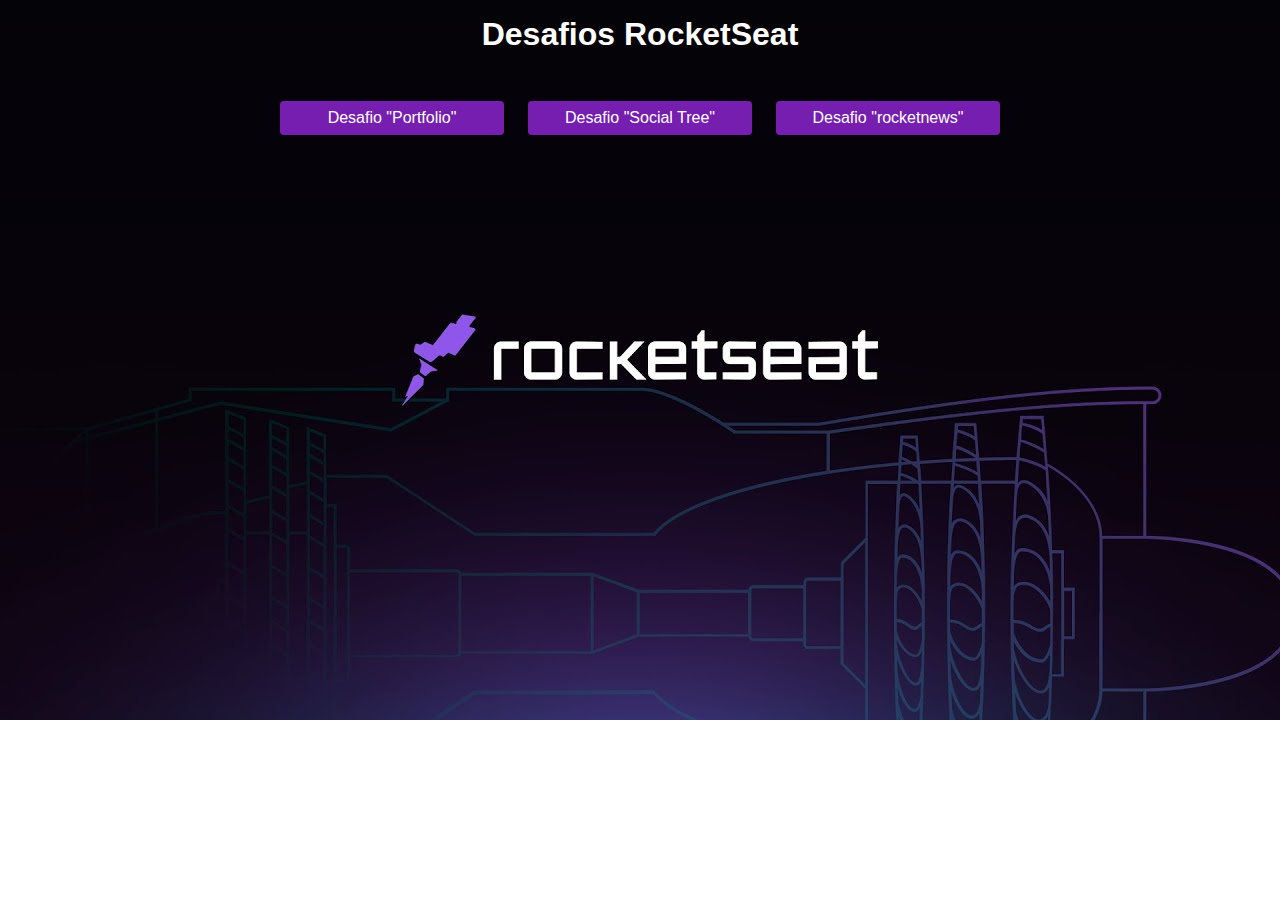
<file: index.html>
<!DOCTYPE html>
<html lang="pt-br">
<head>
  <meta charset="UTF-8">
  <meta http-equiv="X-UA-Compatible" content="IE=edge">
  <meta name="viewport" content="width=device-width, initial-scale=1.0">
  <title>Desafios RocketSeat</title>
  <link rel="stylesheet" href="style.css">
</head>
<body>
  <main>
    <h1>Desafios RocketSeat</h1>
    <div class="btn-desafios">
      <a href="desafios/portfolio/index.html">Desafio "Portfolio"</a>
      <a href="desafios/socialtree/index.html">Desafio "Social Tree"</a>
      <a href="desafios/rocketnews/index.html">Desafio "rocketnews"</a>
    </div>
  </main>
</body>
</html>
</file>
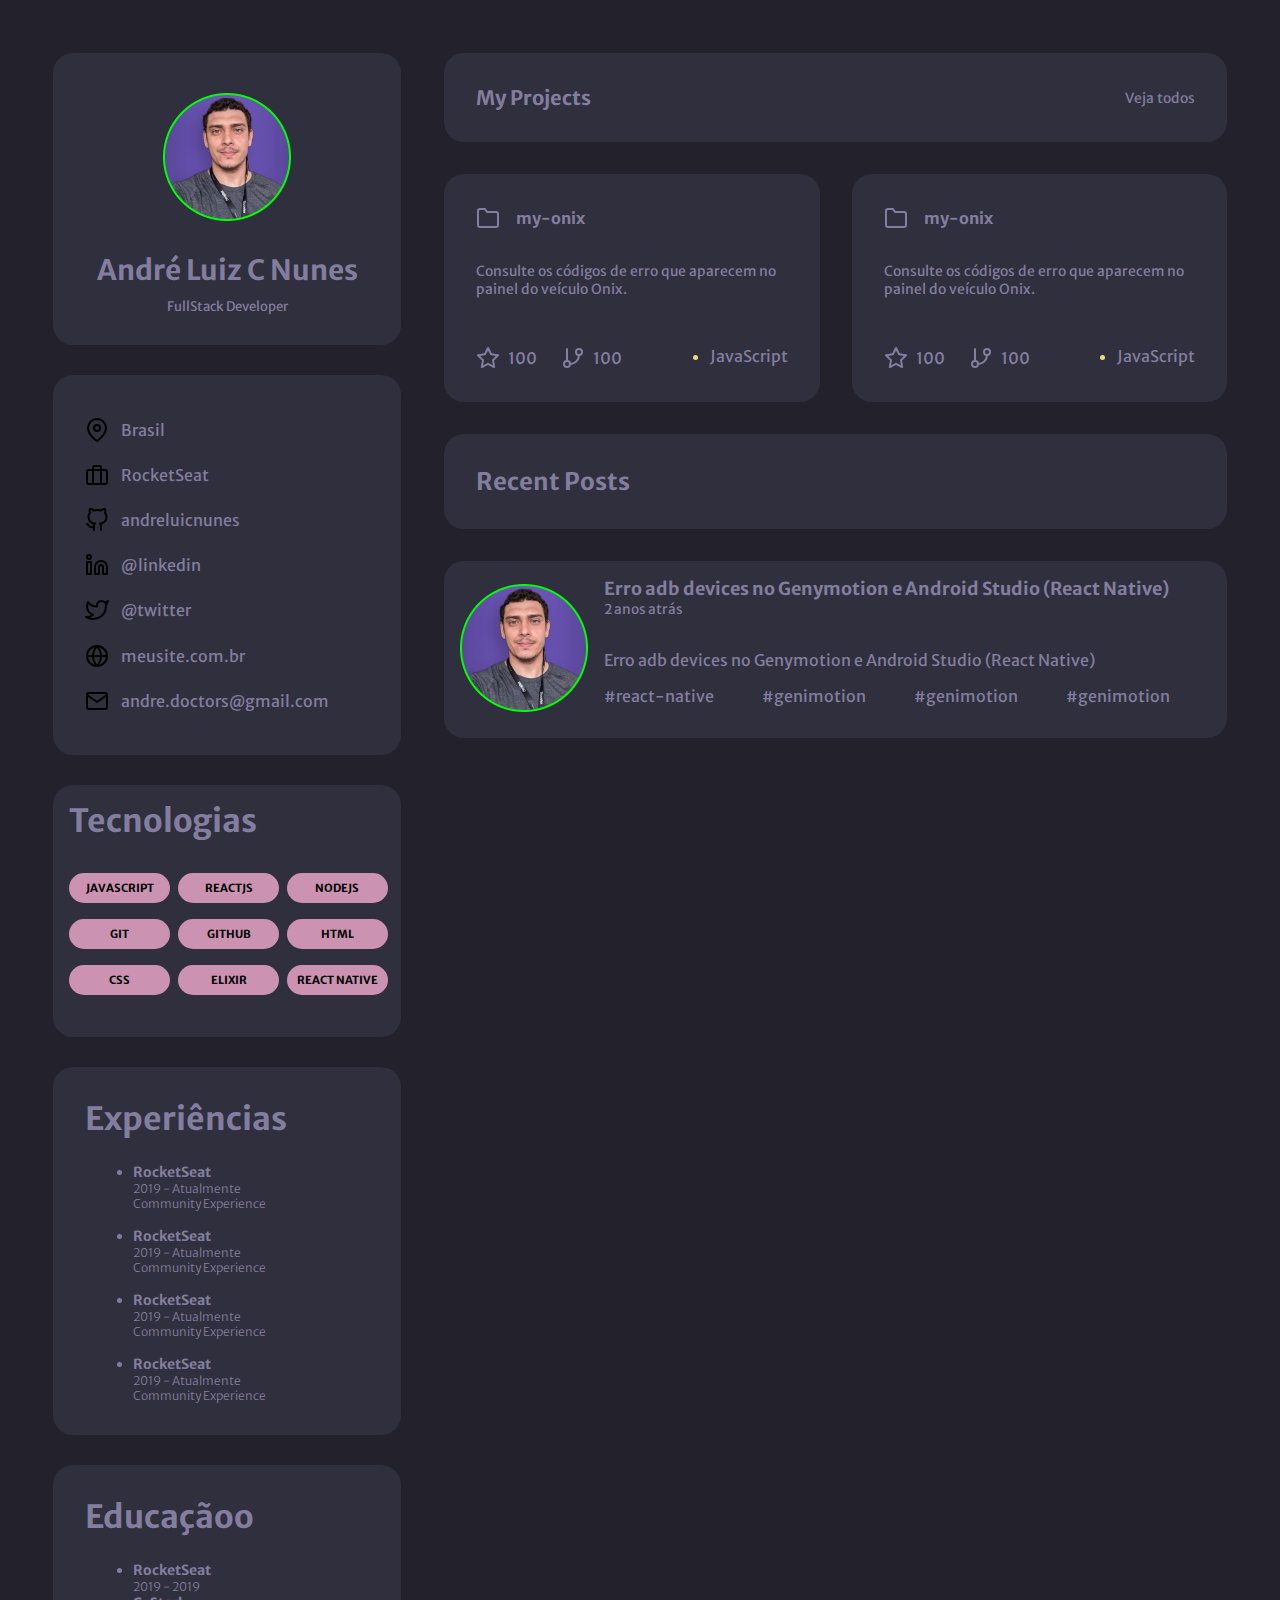
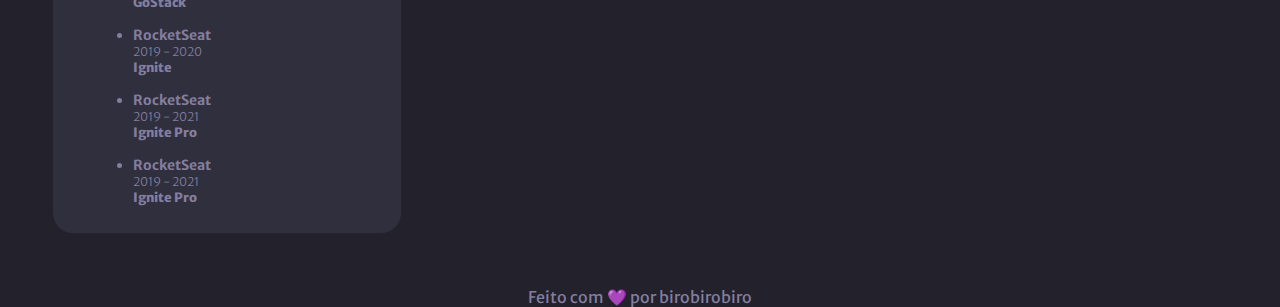
<file: desafios/portfolio/index.html>
<!DOCTYPE html>
<html lang="pt-br">

<head>
  <meta charset="UTF-8">
  <meta http-equiv="X-UA-Compatible" content="IE=edge">
  <meta name="viewport" content="width=device-width, initial-scale=1.0">
  <link rel="preconnect" href="https://fonts.googleapis.com">
  <link rel="preconnect" href="https://fonts.gstatic.com" crossorigin>
  <link href="https://fonts.googleapis.com/css2?family=Merriweather+Sans:wght@400;500;700&display=swap" rel="stylesheet">
  <title>RocketSeat - Desfio Portfolio</title>
  <link rel="stylesheet" href="style.css">
</head>

<body>
  <main class="main-container">
    <div class="sidbar-left">
      <div class="grid-perfil">
        <img src="img/Ellipse 1.png" alt="Minha foto de perfil">
        <h2 class="perfil-nome">
          André Luiz C Nunes
        </h2>
        <p>FullStack Developer</p>
      </div>
      <div class="grid-midia-sociais">
        <img src="img/map-pin.svg" alt="">
        <a href="/">Brasil</a>
        <img src="img/briefcase.svg" alt="">
        <a href="/">RocketSeat</a>
        <img src="img/github.svg" alt="">
        <a href="/">andreluicnunes</a>
        <img src="img/linkedin.svg" alt="">
        <a href="/">@linkedin</a>
        <img src="img/twitter.svg" alt="">
        <a href="/">@twitter</a>
        <img src="img/globe.svg" alt="">
        <a href="/">meusite.com.br</a>
        <img src="img/mail.svg" alt="">
        <a href="/">andre.doctors@gmail.com</a>
      </div>
      <div class="grid-tecnologias">
        <h1>Tecnologias</h1>
        <div class="tecnologias">
          <a href="/">JAVASCRIPT</a>
          <a href="/">REACTJS</a>
          <a href="/">NODEJS</a>
          <a href="/">GIT</a>
          <a href="/">GITHUB</a>
          <a href="/">HTML</a>
          <a href="/">CSS</a>
          <a href="/">ELIXIR</a>
          <a href="/">REACT NATIVE</a>
        </div>
      </div>
      <div class="grid-experiencia">
        <h1>Experiências</h1>

        <ul class="grid-empresas">
          <li class="nome-empresas">RocketSeat
            <ul class="empresas-data">
              <li>2019 - Atualmente</li>
              <li>Community Experience</li>
            </ul>
          </li>

          <li class="nome-empresas">RocketSeat
            <ul class="empresas-data">
              <li>2019 - Atualmente</li>
              <li>Community Experience</li>
            </ul>
          </li>

          <li class="nome-empresas">RocketSeat
            <ul class="empresas-data">
              <li>2019 - Atualmente</li>
              <li>Community Experience</li>
            </ul>
          </li>

          <li class="nome-empresas">RocketSeat
            <ul class="empresas-data">
              <li>2019 - Atualmente</li>
              <li>Community Experience</li>
            </ul>
          </li>
        </ul>

      </div>

      <div class="grid-educacao">
        <h1>Educaçãoo</h1>

        <ul class="grid-empresas">
          <li class="nome-empresas">RocketSeat
            <ul class="empresas-data">
              <li>2019 - 2019</li>
              <li class="educacao-cargo"><strong>GoStack</strong></li>
            </ul>
          </li>

          <li class="nome-empresas">RocketSeat
            <ul class="empresas-data">
              <li>2019 - 2020</li>
              <li class="educacao-cargo"><strong>Ignite</strong></li>
            </ul>
          </li>

          <li class="nome-empresas">RocketSeat
            <ul class="empresas-data">
              <li>2019 - 2021</li>
              <li class="educacao-cargo"><strong>Ignite Pro</strong></li>
            </ul>
          </li>

          <li class="nome-empresas">RocketSeat
            <ul class="empresas-data">
              <li>2019 - 2021</li>
              <li class="educacao-cargo"><strong>Ignite Pro</strong></li>
            </ul>
          </li>
        </ul>
      </div>
    </div>

    <div class="content">
      <div class="grid-projects">
        <h2>My Projects</h2>
        <a href="/">Veja todos</a>
      </div>

      <div class="container-projetos">
        <div class="projetos-item">
          <div class="titulo-porjetos">
            <img src="img/folder.svg" alt="">
            <h3>my-onix</h3>
          </div>
          <div class="projetos-descricao">
            <p>Consulte os códigos de erro que aparecem no painel do veículo Onix.</p>
          </div>
          <div class="footer-item-projetos">
            <div class="item-social">
              <div class="star container-social">
                <img src="img/star.svg" alt="">
                <p>100</p>
              </div>
              <div class="fork container-social">
                <img src="img/git-branch.svg" alt="">
                <p>100</p>
              </div>
            </div>
            <ul>
              <li>JavaScript</li>
            </ul>
          </div>
        </div>

        <div class="projetos-item">
          <div class="titulo-porjetos">
            <img src="img/folder.svg" alt="">
            <h3>my-onix</h3>
          </div>
          <div class="projetos-descricao">
            <p>Consulte os códigos de erro que aparecem no painel do veículo Onix.</p>
          </div>
          <div class="footer-item-projetos">
            <div class="item-social">
              <div class="star container-social">
                <img src="img/star.svg" alt="">
                <p>100</p>
              </div>
              <div class="fork container-social">
                <img src="img/git-branch.svg" alt="">
                <p>100</p>
              </div>
            </div>
            <ul>
              <li>JavaScript</li>
            </ul>
          </div>
        </div>
      </div>

      <div class="grid-recents-post">
        <h2>Recent Posts</h2>
      </div>

      <div class="container-post">
        <div class="tumb-post">
          <img src="img/Ellipse 1.png" alt="">
        </div>

        <article class="post">
          <div class="header-post">
            <h1>Erro adb devices no Genymotion e Android Studio (React Native)</h1>
            <p>2 anos atrás</p>
          </div>
          <div class="conteudo">
            <p>Erro adb devices no Genymotion e Android Studio (React Native)</p>
            <div class="tags-post">
              <p>#react-native</p>
              <p>#genimotion</p>
              <p>#genimotion</p>
              <p>#genimotion</p>
            </div>

          </div>

        </article>
      </div>

    </div>
  </main>
  <footer>
    <p>Feito com 💜 por birobirobiro</p>
  </footer>
</body>

</html>
</file>
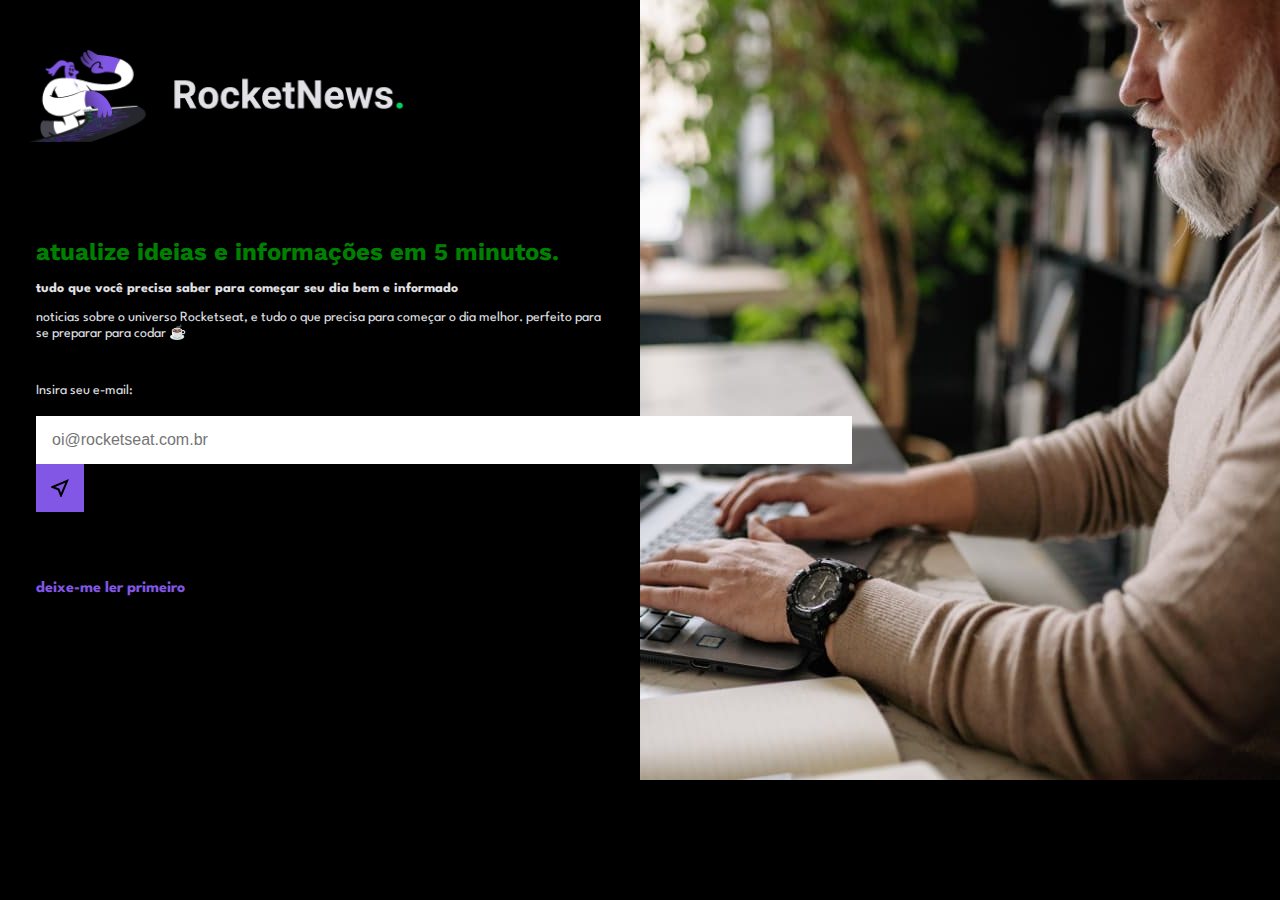
<file: desafios/rocketnews/index.html>
<!DOCTYPE html>
<html lang="pt-br">

<head>
  <meta charset="UTF-8">
  <meta http-equiv="X-UA-Compatible" content="IE=edge">
  <meta name="viewport" content="width=device-width, initial-scale=1.0">

  <!-- GOOGLE FONTS -->
  <link rel="preconnect" href="https://fonts.googleapis.com">
  <link rel="preconnect" href="https://fonts.gstatic.com" crossorigin>
  <link href="https://fonts.googleapis.com/css2?family=Spartan:wght@300;400;500;600;700&display=swap" rel="stylesheet">

  <link rel="preconnect" href="https://fonts.googleapis.com">
  <link rel="preconnect" href="https://fonts.gstatic.com" crossorigin>
  <link href="https://fonts.googleapis.com/css2?family=Work+Sans:wght@300;400;500;700&display=swap" rel="stylesheet">
  <!-- END GOOGLE FONTS -->
  <title>RocketNews</title>
  <link rel="stylesheet" href="assets/css/style.css">
</head>

<body>
  <main>
    <section class="container-1">

      <section class="logo">
        <img src="assets/img/logo-rocketnews.png" alt="">
      </section>

      <section class="description">
        <h2>atualize ideias e informações em 5 minutos.</h2>
        <h3>tudo que você precisa saber para começar seu dia bem e informado</h3>
        <p>noticias sobre o universo Rocketseat, e tudo o que precisa para começar o dia melhor.
          perfeito para se preparar para codar ☕</p>
      </section>

      <section class="input-email">
        <label for="email">Insira seu e-mail:</label><br><br>
        <input type="email" name="email" id="email" placeholder="oi@rocketseat.com.br">
        <button type="submit">
          <img src="assets/img/near_me_black_24dp.svg" alt="">
        </button>
      </section>

      <section class="link-ler">
        <a href="#">deixe-me ler primeiro
          <img src="assets/img/arrow_forward_black_24dp.svg" alt="">
        </a>
      </section>

    </section>
  </main>
</body>

</html>
</file>
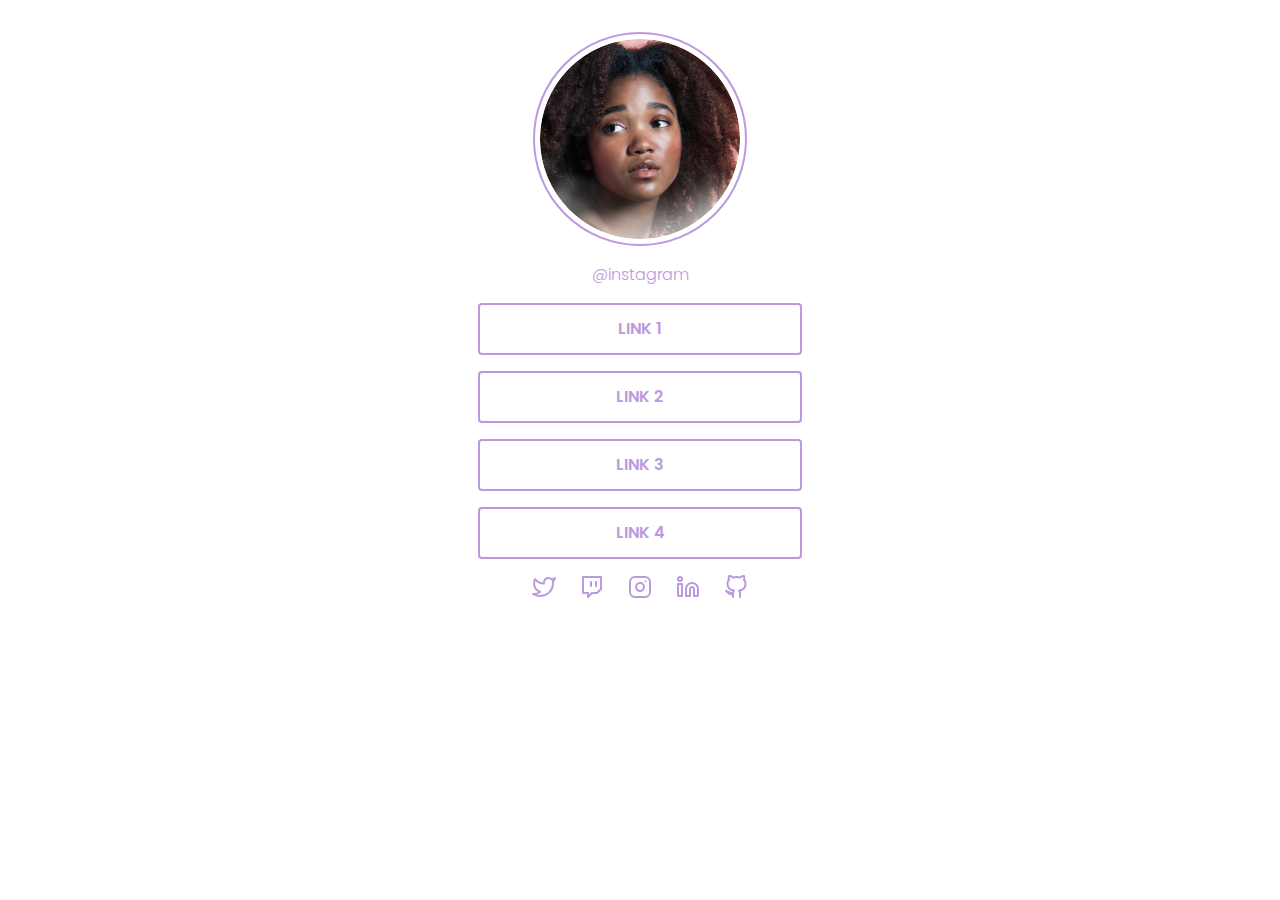
<file: desafios/socialtree/index.html>
<!DOCTYPE html>
<html lang="pt-br">

<head>
  <meta charset="UTF-8">
  <meta http-equiv="X-UA-Compatible" content="IE=edge">
  <meta name="viewport" content="width=device-width, initial-scale=1.0">
  <link rel="preconnect" href="https://fonts.googleapis.com">
  <link rel="preconnect" href="https://fonts.gstatic.com" crossorigin>
  <link href="https://fonts.googleapis.com/css2?family=Poppins:wght@300;600&display=swap" rel="stylesheet">
  <title>Social Tree</title>
  <link rel="stylesheet" href="assets/css/style.css">
</head>

<body>
  <main>
    <img class="img-perfil" src="assets/img/Mask Group.png" alt="Foto de Perfil">
    <a class="instagram" href="/">@instagram</a>
    <div class="container-link">
      <a href="/">LINK 1</a>
      <a href="/">LINK 2</a>
      <a href="/">LINK 3</a>
      <a href="/">LINK 4</a>
    </div>

    <div class="container-icon-social">
      <img src="assets/img/twitter.svg" alt="">
      <img src="assets/img/twitch.svg" alt="">
      <img src="assets/img/instagram.svg" alt="">
      <img src="assets/img/linkedin.svg" alt="">
      <img src="assets/img/github.svg" alt="">
    </div>
  </main>
</body>

</html>
</file>
<file: style.css>
* {
  margin: 0;
  padding: 0;
  font-family: Arial, Helvetica, sans-serif;
}

body {
  background-image: url('bg.jpg');
  background-repeat: no-repeat;
  background-size: cover;
}

main {
  width: 20rem;
  display: flex;
  flex-direction: column;
  align-items: center;
  gap: 3rem;
  margin: 0 auto;
}

main h1 {
  color: #fff;
  padding-top: 1rem;
}

.btn-desafios {
  display: flex;
  gap: 1.5rem;
}

.btn-desafios a {
  text-decoration: none;
  text-align: center;
  font-size: 1rem;
  background: rgb(117, 30, 175);
  color: #fff;
  border-radius: 4px;
  padding: 0.5rem 1rem;
  width: 12rem;
}

.btn-desafios a:hover {
  background: rgb(70, 3, 97);
  font-weight: 700;
  
}
</file>
<file: desafios/portfolio/style.css>
* {
  margin: 0;
  padding: 0;
  font-family: 'Merriweather Sans', Arial, Helvetica, sans-serif;
  color: var(--text-color);
}

h1, h2, h3, p {
  margin: 0;
  padding: 0;
}

:root {
  --body-bg-color: #22212C;
  --text-color: #837E9F;
  --bg-cards: #302F3D;
  --bg-techs: #CB92B1;
}

.main-container {
  display: grid;
  grid-template-columns: 1fr 2fr;
  max-width: 100rem;
  padding: 3.34rem;
  background: var(--body-bg-color);
}

.sidbar-left {
  display: grid;
  gap: 1.87rem;
}

.grid-perfil {
  width: 21.75rem;
  height: 18.25rem;
  background: var(--bg-cards);
  display: flex;
  flex-direction: column;
  align-items: center;
  border-radius: 1.25rem;
  text-align: center;

}

.grid-perfil img {
  width: 8rem;
  height: 8rem;
  padding-top: 2.5rem;
  display: block;
  margin-bottom: 1.88rem;
}

.perfil-nome {
  font-size: 1.75rem;
  text-align: center;
  margin-bottom: 0.63rem;
}

.grid-perfil p {
  font-size: 0.82rem;
}

.grid-midia-sociais {
  display: grid;
  grid-template-columns: 1fr 7fr;
  align-items: center;
  width: 17.7rem;
  height: 19.75rem;
  background: var(--bg-cards);
  border-radius: 1.25rem;
  padding: 2rem;
}

.grid-midia-sociais img {
  color: #837E9F;
}

.grid-midia-sociais a {
  display: inline-block;
  text-decoration: none;
  margin: 0;
  padding: 0;
}

.grid-tecnologias {
  display: flex;
  flex-direction: column;
  gap: 2rem;
  width: 19.7rem;
  height: 13.75rem;
  background: var(--bg-cards);
  border-radius: 1.25rem;
  padding: 1rem;
}

.tecnologias {
  display: grid;
  grid-template-columns: 1fr 1fr 1fr;
  gap: 0.5rem;
}

.tecnologias a {
  width: 5.3rem;
  padding: 0.5rem;
  color: #000000;
  text-align: center;
  text-decoration: none;
  font-size: 0.7rem;
  background: #CB92B1;
  border-radius: 1.87rem;
  font-weight: 700;
  margin-bottom: 0.5rem;
}

.grid-experiencia {
  display: flex;
  flex-direction: column;
  gap: 2rem;
  width: 17.7rem;
  height: 19rem;
  background: var(--bg-cards);
  border-radius: 1.25rem;
  padding: 2rem;
  position: relative;
}

.grid-empresas {
  position: absolute;
  top: 6rem;
  left: 5rem;
}

.nome-empresas {
  font-size: 0.87rem;
  font-weight: 700;
}

.empresas-data {
  list-style: none;
  font-weight: 200;
  margin-bottom: 1rem;
  font-size: 0.75rem;
}

.grid-educacao {
  display: flex;
  flex-direction: column;
  gap: 2rem;
  width: 17.7rem;
  height: 19rem;
  background: var(--bg-cards);
  border-radius: 1.25rem;
  padding: 2rem;
  position: relative;
}

.educacao-cargo {
  font-size: 0.8rem;
  font-weight: 600;
}

.grid-projects {
  background: var(--bg-cards);
  padding: 2rem;
  border-radius: 1.25rem;
  margin-bottom: 2rem;

  display: flex;
  justify-content: space-between;
  align-items: center;
}

.grid-projects h2 {
  font-size: 1.25rem;
}

.grid-projects a {
  text-decoration: none;
  font-size: 0.87rem;
}


.container-projetos {
  display: flex;
  gap: 2rem;
  margin-bottom: 2rem;
}

.projetos-item{
  background: var(--bg-cards);
  padding: 2rem;
  border-radius: 1.25rem;
}

.titulo-porjetos {
  display: flex;
  gap: 1rem;
  align-items: center;
  margin-bottom: 2rem;
}

.titulo-porjetos h3 {
  font-size: 1rem;
}

.projetos-descricao {
  margin-bottom: 3rem;
  font-size: 0.87rem;
}

.footer-item-projetos {
  display: flex;
  justify-content: space-between;
}

.footer-item-projetos ul li::marker {
  display: block;
  width: 15px;
  color: #E7DE79;
  border: 2px solid #837E9F;
  box-sizing: border-box;
}

.item-social {
  display: flex;
  gap: 1.5rem;
  align-items: center;
}

.container-social {
  display: flex;
  gap: 0.5rem;
  align-items: center;
}

.container-social p {
  font-size: 0.87;
}

.grid-recents-post {
  background: var(--bg-cards);
  padding: 2rem;
  border-radius: 1.25rem;
  margin-bottom: 2rem;

  display: flex;
  align-items: center;

}

.container-post {
  display: flex;
  background: var(--bg-cards);
  border-radius: 1.25rem;
  gap: 1rem;
  align-items: center;
  padding: 1rem;
}

.post {
  display: flex;
  flex-direction: column;
  gap: 2rem;
}

.header-post h1{
  font-size: 1.12rem;
  font-weight: 700;
}

.header-post p {
  font-size: 0.86rem;
}

.conteudo p{
  font-size: 1rem;
  margin-bottom: 1rem;
}

.tags-post {
  display: flex;
  gap: 3rem;
  font-size: 0.86rem;
}


footer {
  text-align: center;
  background: var(--body-bg-color);
}
</file>
<file: desafios/rocketnews/assets/css/style.css>
* {
  margin: 0;
  padding: 0;
}

h1, h2, h3, p {
  margin: 0;
  padding: 0;
}

:root {
  --body-bg-color: #121214;
  --text-color: #E1E1E6;
  --title-color: #04D361;
  --form-color: #A8A8A8;
  --bg-button-color: #8257e5;
}

body {
  background-color: black;
}

main {
  width: 100vw;
  margin: 0 auto;
  display: flex;
  justify-content: space-between;
  background-image: url('../img/bgnews.jpg');
  background-repeat: no-repeat;
  background-position-x: right;
}

.container-1 {
  display: flex;
  flex-direction: column;
  gap: 1rem;
  width: 50%;
  height: 100vh;
  background: black;
}

.logo {
  margin-bottom: 5rem;
}

.logo img{
  display: block;
  padding-top: 3.1rem;
  padding-left: 1.87rem;
  max-width: 24rem;
}

.description {
  display: flex;
  flex-direction: column;
  gap: 1rem;
  padding: 0 2.25rem;
}

.description h2 {
  color: green;
  font-size: 1.5rem;
  font-weight: 700;
  font-family: 'Work Sans', Arial, Helvetica, sans-serif;
}

.description h3 {
  font-family: 'Spartan', Arial, Helvetica, sans-serif;
  color: var(--text-color);
  font-size: 0.87rem;
  font-weight: 700;
}

.description p {
  color: var(--text-color);
  font-family: 'Spartan', Arial, Helvetica, sans-serif;
  font-size: 0.87rem;
}

.input-email {
  margin: 1.5rem 2.25rem;
}

.input-email label {
  color: var(--text-color);
  font-family: 'Spartan', Arial, Helvetica, sans-serif;
  font-size: 0.87rem;
  margin-bottom: rem;
}

.input-email span {
  border-left: 10px var(--title-color) solid;
}

.input-email input {
  width: 50rem;
  height: 3rem;
  box-shadow: 55px 10px 5px #00000081;
  outline: none;
  padding-left: 1rem;
  font-size: 1rem;
  border-width: inherit;
}

.input-email form {
  display: flex;
  width: 47rem;
}

.input-email button {
  width: 3rem;
  height: 3rem;
  cursor: pointer;
  border: none;
  padding: 0.75rem;
  background: var(--bg-button-color);
}

.link-ler {
  padding: 0 2.25rem;
  margin-top: 1.5rem;
}

.link-ler a{
  display: flex;
  align-items: center;
  gap: 0.5rem;
  font-size: 0.87;
  color: var(--bg-button-color);
  font-family: 'Spartan', Arial, Helvetica, sans-serif;
  text-decoration: none;
  font-weight: 700;
}

.link-ler a img {
  display: block;
  width: 1.5rem;
}
</file>
<file: desafios/socialtree/assets/css/style.css>
* {
  margin: 0;
  padding: 0;
  font-family: 'Poppins', Arial, Helvetica, sans-serif;
}

:root {
  --body-bg-color: #FAF7FD;
  --purple: #BB99DD;
}

main {
  max-width: 62rem;
  margin: 0 auto;
  display: flex;
  gap: 1rem;
  flex-direction: column;
  align-items: center;
  padding-top: 2rem;
}

@media only screen and (max-width: 600px) {
  main {
    padding-top: 1rem;
    gap: 0.2rem;
  }
}

.img-perfil {
  border: 2px var(--purple) solid;
  border-radius: 50%;
  padding: 0.31rem;
}

@media only screen and (max-width: 400px) {
  .img-perfil {
    max-width: 40%;
    padding: none;
    margin-bottom: 0.3rem;
  }
}

.instagram {
  text-decoration: none;
  color: var(--purple);
  font-size: 1rem;
  font-weight: 300;
}
@media only screen and (max-width: 600px) {
  .instagram {
    margin-bottom: 0.5rem;
  } 
}

.container-link {
  display: flex;
  flex-direction: column;
  gap: 1rem;
}

.container-link a {
  display: flex;
  text-decoration: none;
  color: var(--purple);
  font-size: 1rem;
  font-weight: 600;
  border: 2px var(--purple) solid;
  border-radius: 4px;
  width: 20rem;
  height: 3rem;
  justify-content: center;
  align-items: center;
}

@media only screen and (max-width: 600px) {
  .container-link a {
    width: 15rem;
  }
  .container-link {
    margin-bottom: 1rem;
  }
}

.container-icon-social {
  display: flex;
  gap: 1.5rem;
}
</file>
